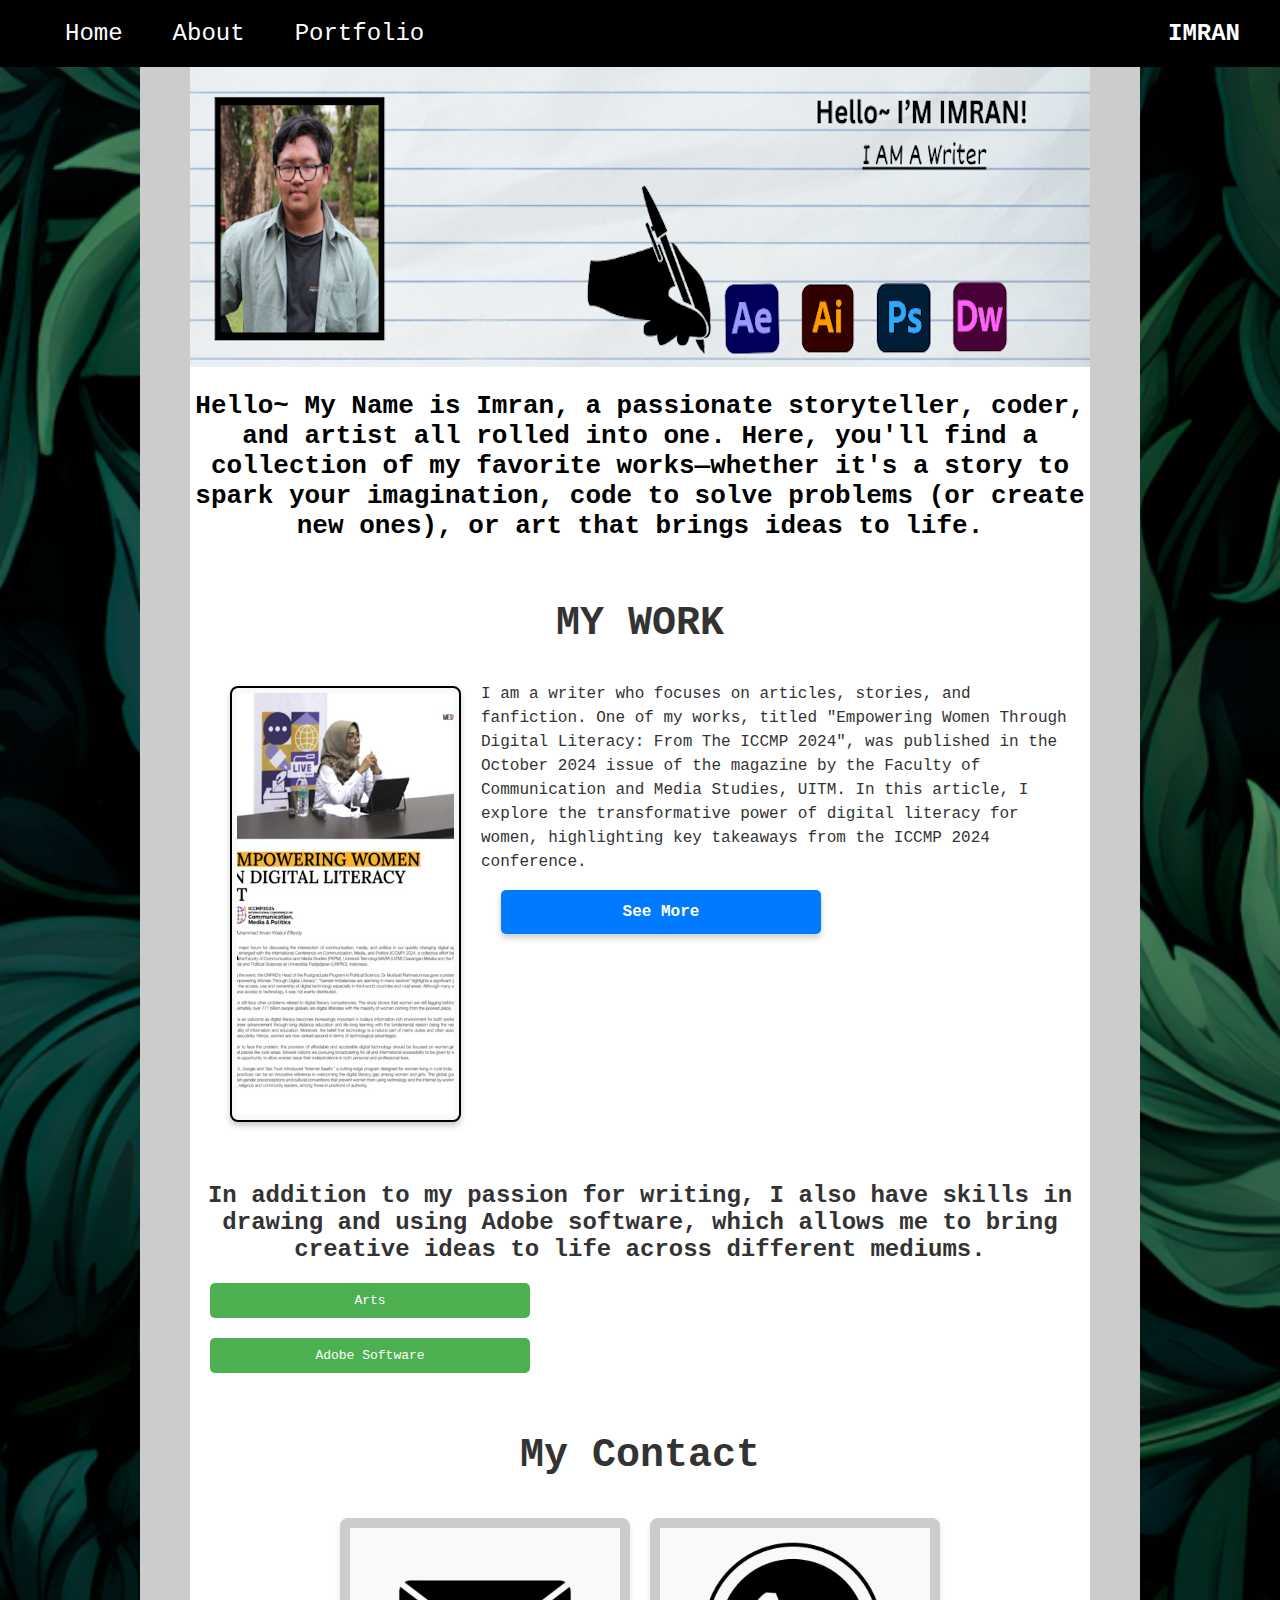
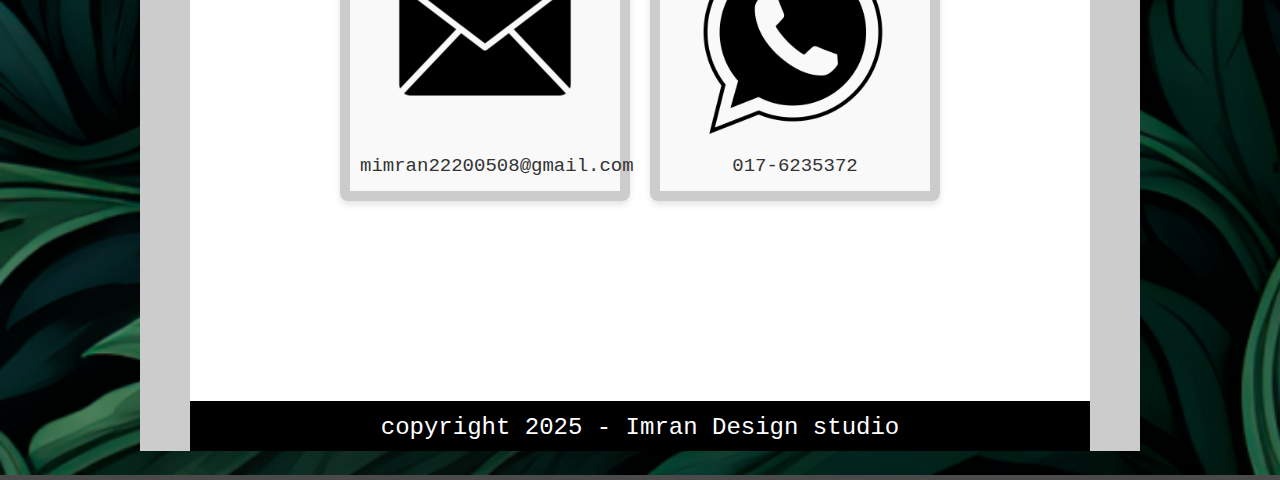
<file: index.html>
<!doctype html>
<html>
<head>
	
	<link href="portfolio.css"
		  rel="stylesheet">
	
	<script type="text/javascript" src="jquery.js"></script>
	<script type="text/javascript" src="porfolio.java"></script>
	
	
<meta charset="utf-8">
<title>Untitled Document</title>
</head>

<body>
	
	<nav class="navbar">
    <ul class="nav-list">
      <li><a href="index.html" class="nav-item">Home</a></li>
      <li><a href="portfolio about.html" class="nav-item">About</a></li>
      <li><a href="portfolio port.html" class="nav-item">Portfolio</a></li>
    </ul>
		<div class="nav-right">
      IMRAN
    </div>
  </nav>
	
	<div id="boarder">
	<div id="boarder2">
	
    <div id="banner">
	     <img src="Hello~ I’m (2).png">
		</div>
	
	
	<div id="Greeting">
	    <h1> Hello~ My Name is Imran, a passionate storyteller, coder, and artist all rolled into one. Here, you'll find a collection of my favorite works—whether it's a story to spark your imagination, code to solve problems (or create new ones), or art that brings ideas to life. </h1>
	</div>
	
	
	<div id="BodyText">
	        <h1> MY WORK </h1>
	        
		</div>
	
	<div class="imagebox-container">
  <div class="imagebox">
    <img src="true.jpg" alt="Example Image" class="imagebox-image" />
  </div>
  <div class="imagebox-description">
    <p>
      I am a writer who focuses on articles, stories, and fanfiction. One of my works, titled "Empowering Women Through Digital Literacy: From The ICCMP 2024", was published in the October 2024 issue of the magazine by the Faculty of Communication and Media Studies, UITM. In this article, I explore the transformative power of digital literacy for women, highlighting key takeaways from the ICCMP 2024 conference.
    </p>
    <div class="see-more-bar">
      <a href="portfolio port.html" class="see-more-link">See More</a>
    </div>
  </div>
</div>

	
		
			<div id="skill">
	    <h1> In addition to my passion for writing, I also have skills in drawing and using Adobe software, which allows me to bring creative ideas to life across different mediums. </h1>
	</div>
		
		 
		
<div class="arts-bar" onclick="toggleArtsImage()"> 
  <span>Arts</span>
</div>
<div class="image-container">
  <img src="art viole.jpg" alt="Art Image" id="artImage">
  <p class="image-description" id="artDescription">
    This is a drawing I drawn using Ibis Paint X.
  </p>
  <div class="see-more-bar">
      <a href="portfolio port.html" class="see-more-link">See More</a>
    </div>
</div>

<!-- Adobe Software Bar -->
<div class="adobe-bar" onclick="toggleImage('adobeImage')">
  <span>Adobe Software</span>
</div>
<div class="image-container" id="adobeImage">
  <img src="Muhammad Imran Bin Khairul Effendy_2024933861_MC1121A (TRUE).png" alt="Adobe Software Image">
  <p class="image-description" id="adobeDescription">
    This is a project which I used Adobe Photoshop.
  </p>
  <div class="see-more-bar">
      <a href="portfolio port.html" class="see-more-link">See More</a>
    </div>
</div>


		
		
		
		<div id="cta">
	        <h1>My Contact </h1>
		
		
		
		
<div class="box-container">
  <div class="box">
    <div class="box-image">
      <img src="black-mail-icon-png.webp" alt="Example Image 1">
    </div>
    <div class="box-description">
      <p>mimran22200508@gmail.com</p>
    </div>
  </div>
  <div class="box">
    <div class="box-image">
      <img src="whatsapp-black-logo-icon--24.png" alt="Example Image 2">
    </div>
    <div class="box-description">
      <p>017-6235372</p>
    </div>
  </div>
</div>
		
		
		
		
		
		
		
		<div id="Fooster">
	  <p>copyright 2025 - Imran Design studio</p>
	</div>
		
		
		
		
		
		
		
		
	
	
	</div>
	</div>
</body>
</html>
</file>
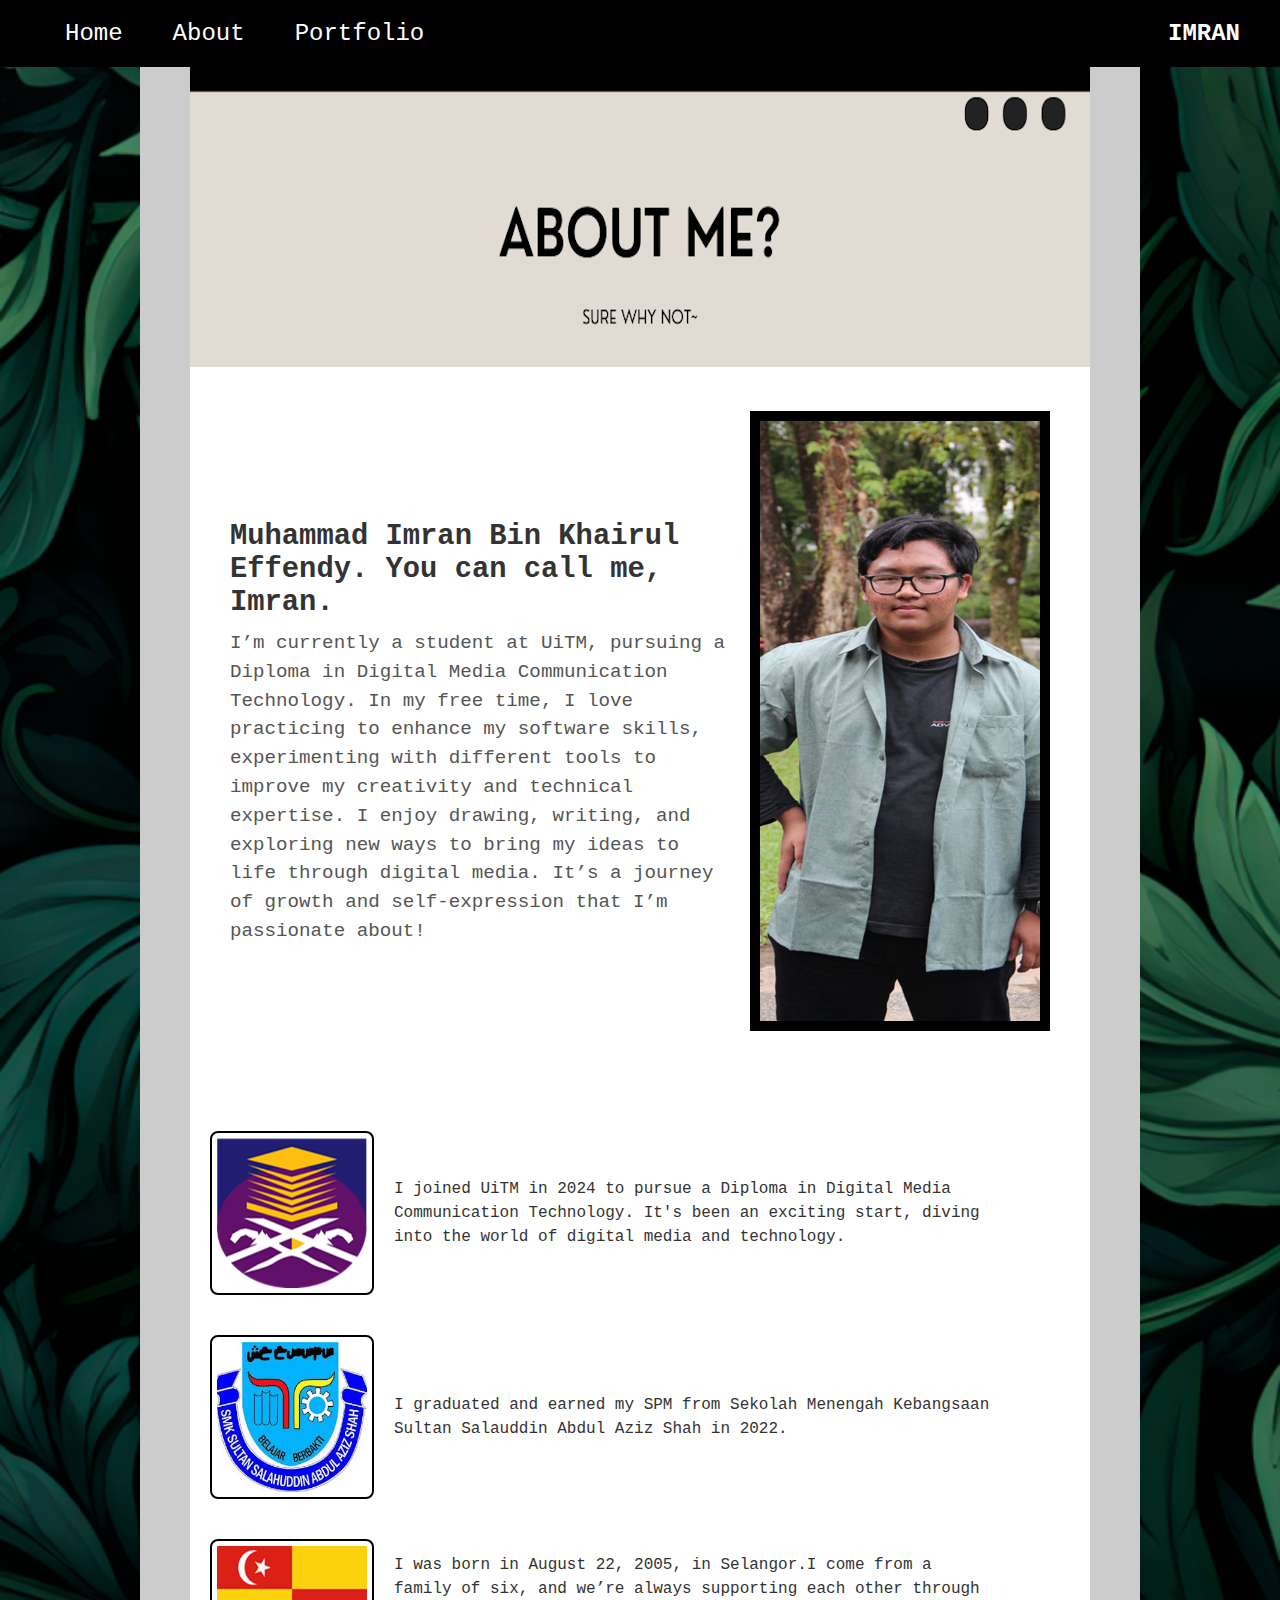
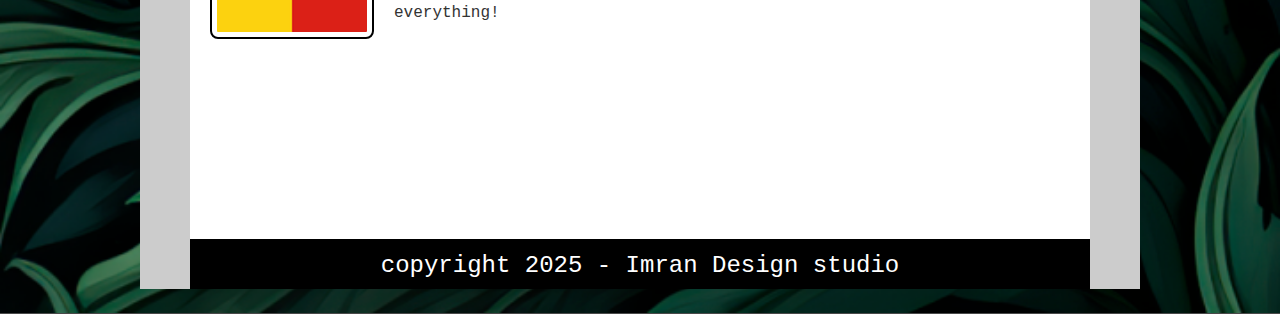
<file: portfolio about.html>
<!doctype html>
<html>
<head>
	
	<link href="pAbout.css"
		  rel="stylesheet">
	
	<script type="text/javascript" src="jquery.js"></script>
	<script type="text/javascript" src="jabout.java"></script>
	
	
<meta charset="utf-8">
<title>Untitled Document</title>
</head>

<body>
	
	
	
	
		<nav class="navbar">
    <ul class="nav-list">
      <li><a href="index.html" class="nav-item">Home</a></li>
      <li><a href="portfolio about.html" class="nav-item">About</a></li>
      <li><a href="portfolio port.html" class="nav-item">Portfolio</a></li>
    </ul>
		<div class="nav-right">
      IMRAN
    </div>
  </nav>
	
	<div id="boarder">
	<div id="boarder2">
		
		
	<div id="banner">
	     <img src="Beige Professional Online Course Module Section Header Banner (2).png">
	</div>
	
	
	
	<div class="imagebox-container">
  <div class="imagebox-description">
    <h2>Muhammad Imran Bin Khairul Effendy. You can call me, Imran.</h2>
    <p>
      I’m currently a student at UiTM, pursuing a Diploma in Digital Media Communication Technology. In my free time, I love practicing to enhance my software skills, experimenting with different tools to improve my creativity and technical expertise. I enjoy drawing, writing, and exploring new ways to bring my ideas to life through digital media. It’s a journey of growth and self-expression that I’m passionate about!
    </p>
  </div>
  <div class="imagebox">
    <img src="photo1715953599.png" alt="Example Image" class="imagebox-image" />
  </div>
</div>
	
	
	
	<!-- New Container for Vertical Images -->
<div class="vertical-images">
  <div class="image-item">
    <img src="uitm.png" alt="Image 1" class="vertical-image">
    <div class="image-description">I joined UiTM in 2024 to pursue a Diploma in Digital Media Communication Technology. It's been an exciting start, diving into the world of digital media and technology.</div>
  </div>
  
  <div class="image-item">
    <img src="images (3).jfif" alt="Image 2" class="vertical-image">
    <div class="image-description">I graduated and earned my SPM from Sekolah Menengah Kebangsaan Sultan Salauddin Abdul Aziz Shah in 2022.</div>
  </div>
  
  <div class="image-item">
    <img src="Flag_of_Selangor.svg.png" alt="Image 3" class="vertical-image">
    <div class="image-description">I was born in August 22, 2005, in Selangor.I come from a family of six, and we’re always supporting each other through everything!</div>
  </div>
</div>

	
	
	
	
	
	
	

  

	
	
	
	
	<div id="Fooster">
	  <p>copyright 2025 - Imran Design studio</p>
	</div>
	
	
	</div>
	</div>
	
	
</body>
</html>
</file>
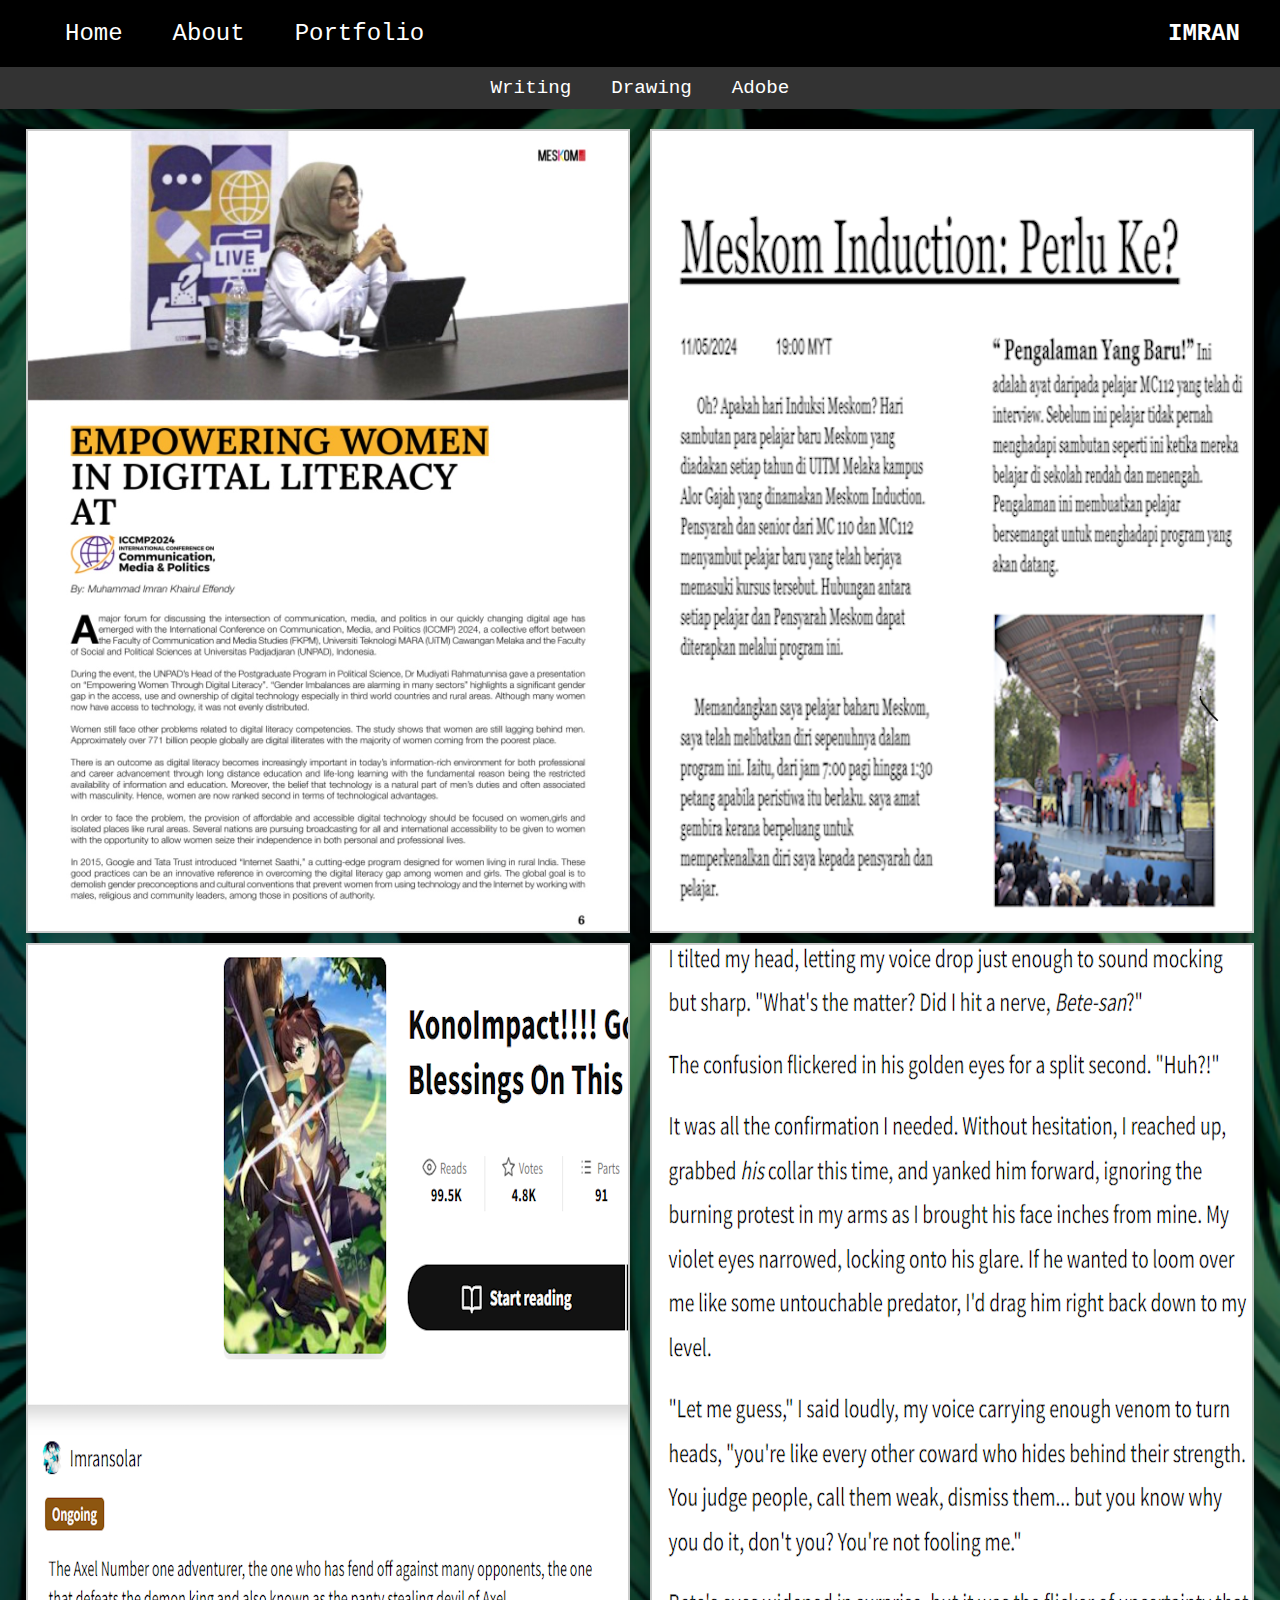
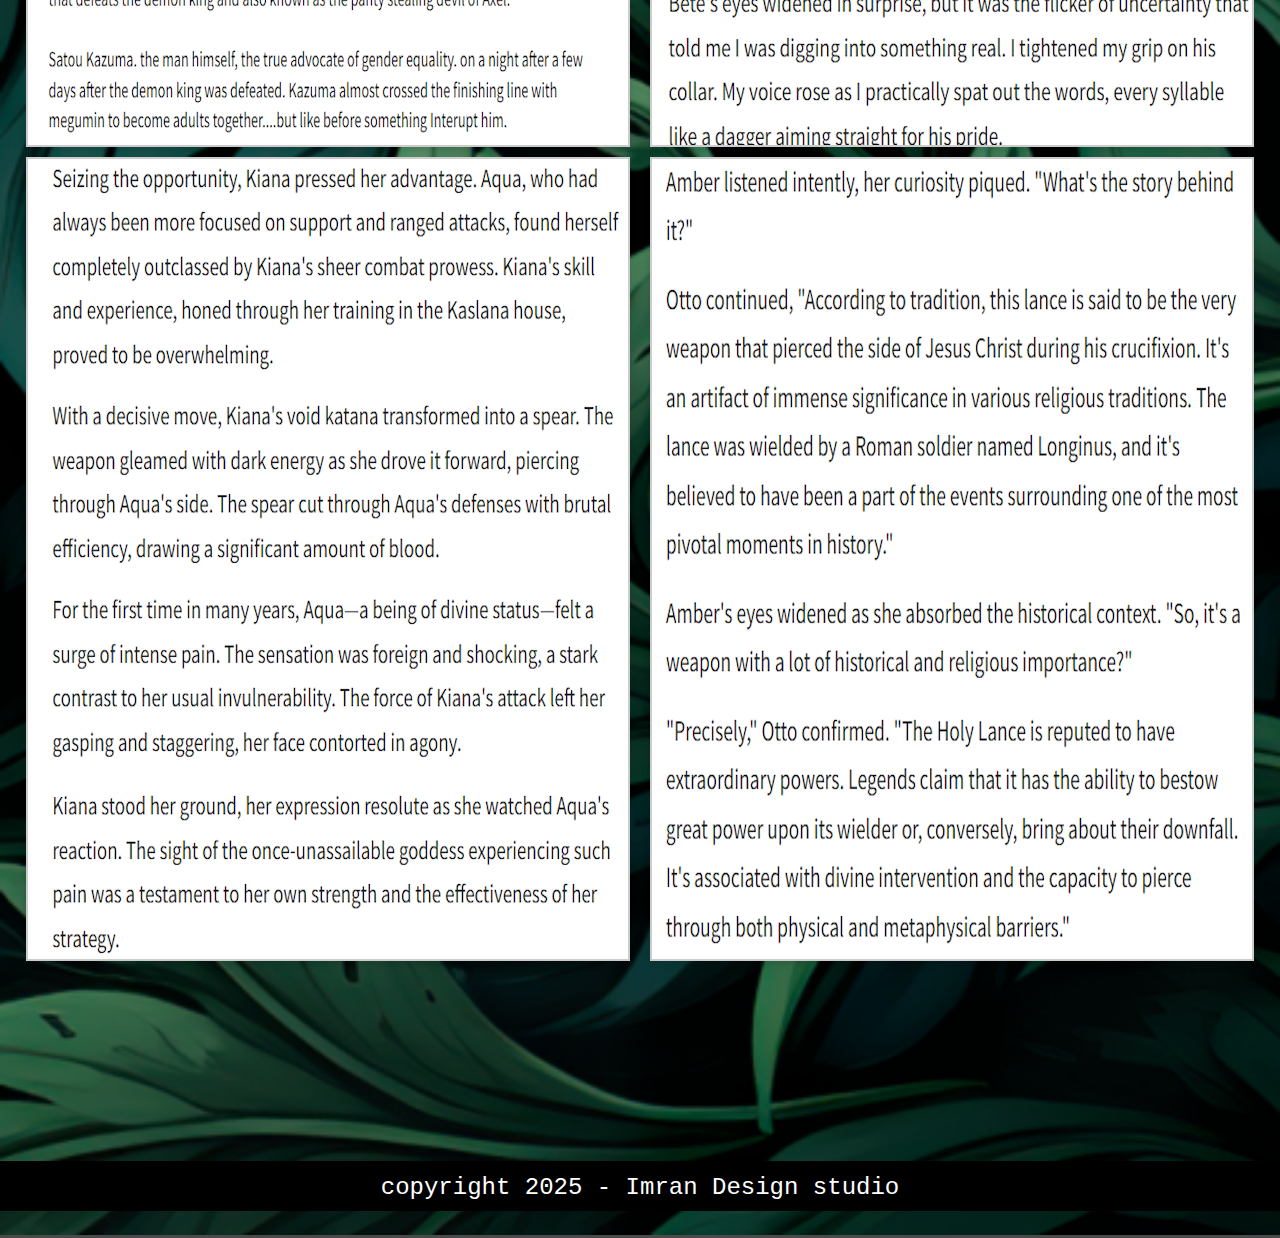
<file: portfolio port.html>
<!doctype html>
<html>
<head>
	
	<link href="port.css"
		  rel="stylesheet">
	
	<script type="text/javascript" src="jquery.js"></script>
	<script type="text/javascript" src="port.java"></script>
	
<meta charset="utf-8">
<title>Untitled Document</title>
</head>

<body>
	
		<nav class="navbar">
    <ul class="nav-list">
      <li><a href="index.html" class="nav-item">Home</a></li>
      <li><a href="portfolio about.html" class="nav-item">About</a></li>
      <li><a href="portfolio port.html" class="nav-item">Portfolio</a></li>
    </ul>
		<div class="nav-right">
      IMRAN
    </div>
  </nav>
	
	
  <!-- Sub-navbar with Writing, Drawing, and Adobe -->
  <nav class="sub-navbar">
    <ul class="sub-nav-list">
      <li><a href="#" class="sub-nav-item" onclick="showWritingImages()">Writing</a></li>
      <li><a href="#" class="sub-nav-item" onclick="showDrawingImages()">Drawing</a></li>
      <li><a href="#" class="sub-nav-item" onclick="showAdobeImages()">Adobe</a></li>
    </ul>
  </nav>

<!-- Image box section for Writing -->
<div id="writing-images" class="image-gallery" style="display: block;"> <!-- Default display set to block -->
  <div class="image-row">
    <img src="empowerment.jpeg" alt="Writing 1" class="image-box">
    <img src="5.png" alt="Writing 2" class="image-box">
  </div>
  <div class="image-row">
    <img src="wattpad.png" alt="Writing 3" class="image-box">
    <img src="viriel.png" class="image-box">
  </div>
  <div class="image-row">
    <img src="screen shot Kiana.png" alt="Writing 5" class="image-box">
    <img src="spear of longinus.png" alt="Writing 6" class="image-box">
  </div>
</div>


  <!-- Image box section for Drawing -->
  <div id="drawing-images" class="image-gallery" style="display: none;">
    <div class="image-row">
      <img src="darkness.jpg" alt="Drawing 1" class="image-box">
      <img src="art viole.jpg" alt="Drawing 2" class="image-box">
    </div>
    <div class="image-row">
      <img src="armcut.jpg" alt="Drawing 3" class="image-box">
      <img src="cup.jpg" alt="Drawing 4" class="image-box">
    </div>
  
  </div>

  <!-- Image box section for Adobe -->
  <div id="adobe-images" class="image-gallery" style="display: none;">
    <div class="image-row">
      <img src="Muhammad Imran Bin Khairul Effendy_2024933861_MC1121A (TRUE).png" alt="Adobe 1" class="image-box">
      <img src="Peel Fresh Power Juice Poster.png" alt="Adobe 2" class="image-box">
    </div>
    <div class="image-row">
      <img src="isomtric.png" alt="Adobe 3" class="image-box">
      <img src="adobedesign.png" alt="Adobe 4" class="image-box">
    </div>
    <div class="image-row">
      <img src="adobecoding1.png" alt="Adobe 5" class="image-box">
      <img src="adobecode2.png" alt="Adobe 6" class="image-box">
    </div>
  </div>
	
	
	
	
	
	<div id="Fooster">
	  <p>copyright 2025 - Imran Design studio</p>
	</div>
	
	
	
	
</body>
</html>
</file>
<file: portfolio.css>
/* General Reset */
/* General Reset */
body {
      margin: 0;
      font-family: monospace;
      background-image: url("thumb-1920-1323881.png"); /* Replace with your image path */
      background-size: cover; /* Ensures the image covers the whole screen */
      background-position: center; /* Centers the image */
      background-repeat: no-repeat; /* Prevents repetition of the image */
      background-color: #4A4A4A; /* Fallback color if the image doesn't load */
    }


.navbar {
  background-color: black;
  padding: 20px 40px; /* Increased padding for a larger navbar */
  display: flex;
  justify-content: space-between; /* Aligns items to the left and right */
  align-items: center; /* Vertically centers items */
}

.nav-list {
  list-style: none;
  display: flex;
  margin: 0;
  padding: 0;
}

.nav-item {
  text-decoration: none;
  color: white;
  margin: 0 25px; /* Increased spacing between items */
  padding: 10px 0; /* Increased padding for better clickability */
  position: relative;
  font-size: 1.5rem; /* Increased font size */
}

.nav-item:hover::after {
  content: '';
  position: absolute;
  left: 0;
  bottom: 0;
  height: 3px; /* Increased thickness of the underline */
  width: 100%;
  background-color: yellow;
}

.nav-right {
  color: white;
  font-size: 1.5rem; /* Matches the font size of the navigation items */
  font-weight: bold; /* Makes the text stand out */
  text-decoration: none;
}




#Greeting  {
  text-align: center; /* Centers the text horizontally */
  margin-top: 20px; /* Adds space between the banner and the BodyText */
}

#Greeting h1 {
  text-align: center; /* Centers the text horizontally */
  margin-top: 20px; /* Adds space between the banner and the BodyText */
}


/* BodyText Styling */
#BodyText {
  text-align: center; /* Centers the text horizontally */
  margin-top: 60px; /* Adds space between the banner and the BodyText */
}

#BodyText h1 {
  font-size: 2.5rem; /* Adjusts the font size of the header */
  color: #333; /* Darker color for the header */
  margin: 0; /* Removes default margin */
}

#skill   {text-align: center; /* Centers the text horizontally */
  margin-top: 60px; /* Adds space between the banner and the BodyText */
}

#skill h1 {
  font-size: 1.5rem; /* Adjusts the font size of the header */
  color: #333; /* Darker color for the header */
  margin: 0; /* Removes default margin */
}


#cta  {
  text-align: center; /* Centers the text horizontally */
  margin-top: 60px; /* Adds space between the banner and the BodyText */
}

#cta h1 {
  font-size: 2.5rem; /* Adjusts the font size of the header */
  color: #333; /* Darker color for the header */
  margin: 0; /* Removes default margin */
}



.imagebox-container {
  display: flex; /* Align image and description side by side */
  align-items: flex-start; /* Align items to the top */
  gap: 20px; /* Add space between the image and description */
  margin-top: 20px; /* Spacing above the container */
  margin-left: 40px; /* Move the entire container to the right */
}


.imagebox {
  width: 217px; /* Set the container width to match the image */
  height: 422px; /* Set the container height to match the image */
  border: 2px solid black; /* Add a black border around the box */
  padding: 5px; /* Add some space between the border and image */
  display: inline-block; /* Ensures the box wraps tightly around the image */
  background-color: #f9f9f9; /* Optional: background color */
  border-radius: 8px; /* Optional: rounded corners */
  box-shadow: 0 4px 6px rgba(0, 0, 0, 0.2); /* Optional: subtle shadow */
  margin-top: 20px;	
}

.imagebox img {
  width: 100%; /* Ensure the image fits perfectly within the container */
  height: 100%; /* Maintain the size of the image as specified */
  border-radius: 4px; /* Optional: rounded image corners */
  object-fit: cover; /* Ensures the image is cropped appropriately, if needed */
}

.imagebox-description {
  font-family: monospace; /* Monospace font for the description */
  font-size: 16px; /* Set font size */
  color: #333; /* Darker text color */
  max-width: 600px; /* Limit the width of the description */
  line-height: 1.5; /* Improve readability */
  margin: 20; /* Remove any unintended margins */
  padding: 0; /* Remove any unintended padding */
}







.see-more-bar {
  margin-top: 20px; /* Add space above the bar */
  text-align: center; /* Center the bar */
  background-color: #4CAF50; /* Green background */
  padding: 10px; /* Padding for better clickability */
  border-radius: 5px; /* Rounded corners */
  box-shadow: 0 4px 6px rgba(0, 0, 0, 0.2); /* Subtle shadow */
  width: 150px; /* Set the width of the bar */
  margin-left: auto;
  margin-right: auto; /* Center the bar horizontally */
  cursor: pointer; /* Change cursor to pointer on hover */
  transition: background-color 0.3s ease; /* Smooth hover effect */
}

.see-more-link {
  text-decoration: none; /* Remove underline */
  color: white; /* White text */
  font-size: 16px; /* Font size */
  font-weight: bold; /* Bold text */
  display: inline-block; /* Ensures padding works correctly */
}

.see-more-bar:hover {
  background-color: #45a049; /* Darker green on hover */
}








.arts-bar, .adobe-bar {
  width: 300px; /* Initial width of the bar */
  background-color: #4CAF50;
  color: white;
  text-align: center;
  padding: 10px;
  cursor: pointer;
  transition: width 0.3s ease;
  border-radius: 5px;
  margin: 20px 0; /* Add vertical spacing and remove centering */
  display: block; /* Ensure the element behaves like a block */
  position: relative;
  left: 20px; /* Align to the left with a small offset */
}

.image-container {
  display: none; /* Hide the image initially */
  margin: 30px 0; /* Add vertical spacing and remove centering */
  text-align: left; /* Align the content to the left */
  position: relative; /* Allow positioning adjustments */
  left: 20px; /* Align the container to the left with the same offset as the bars */
}

.image-container img {
  width: 422px; /* Fixed width */
  height: 422px; /* Fixed height */
  border-radius: 8px;
  object-fit: cover; /* Ensure the image fills the specified dimensions */
}

.image-description {
  margin-top: 10px; /* Add some space between the image and the description */
  font-size: 1rem; /* Set the font size */
  color: #555; /* Subtle text color */
  text-align: left; /* Align text to the left */
  font-family: Arial, sans-serif; /* Optional: Change the font */
}

.see-more-bar {
  width: 300px; /* Same width as the toggle bars */
  background-color: #007BFF; /* Blue background */
  color: white;
  text-align: center;
  padding: 10px;
  margin: 10px 0; /* Add vertical spacing and remove centering */
  border-radius: 5px; /* Rounded corners */
  cursor: pointer;
  transition: background-color 0.3s ease, transform 0.2s ease;
  position: relative; /* Allow positioning adjustments */
  left: 20px; /* Align the button to the left with the same offset as the bars and images */
}

.see-more-bar:hover {
  background-color: #0056b3; /* Darker blue on hover */
  transform: scale(1.05); /* Slightly enlarge on hover */
}








/* Container for the two boxes */
.box-container {
  display: flex; /* Align boxes side by side */
  justify-content: center; /* Center the boxes within the container */
  gap: 20px; /* Space between the boxes */
  margin-top: 40px; /* Add space above the container */
}

/* Individual box styling */
.box {
  width: 250px; /* Box width */
  border: 10px solid #ccc; /* Light gray border */
  border-radius: 8px; /* Rounded corners */
  padding: 10px; /* Padding inside the box */
  text-align: center; /* Center-align content inside the box */
  box-shadow: 0 4px 6px rgba(0, 0, 0, 0.1); /* Subtle shadow */
  background-color: #f9f9f9; /* Light background color */
}

/* Image styling */
.box-image img {
  width: 200px; /* Image width */
  height: 200px; /* Image height */
  object-fit: cover; /* Maintain aspect ratio and crop if necessary */
  border-radius: 4px; /* Optional: rounded corners for the image */
  margin-bottom: 10px; /* Space between image and description */
}

/* Description styling */
.box-description p {
  font-family: monospace; /* Monospace font for description */
  font-size: 19px; /* Font size */
  color: #333; /* Text color */
  line-height: 1.5; /* Improve readability */
  margin: 0; /* Remove default margins */
}













#Fooster p  {
    border-top: solid black;
    text-align: center;
    clear: both;
    margin-top: 200px;
    font-size: 1.5rem;
    background-color: black;  /* Black background */
    color: white;  /* White text color */
    font-family: monospace;  /* Monospace font */
    padding: 10px;  /* Optional padding for better spacing */
}




#boarder  {background-color: #cccccc; width: 1000px; margin:0px auto;}

#boarder2  {background-color: white; width: 900px; margin:0px auto;}
</file>
<file: pAbout.css>
/* General Reset */
/* General Reset */
body {
      margin: 0;
      font-family: monospace;
      background-image: url("thumb-1920-1323881.png"); /* Replace with your image path */
      background-size: cover; /* Ensures the image covers the whole screen */
      background-position: center; /* Centers the image */
      background-repeat: no-repeat; /* Prevents repetition of the image */
      background-color: #4A4A4A; /* Fallback color if the image doesn't load */
    }

.navbar {
  background-color: black;
  padding: 20px 40px; /* Increased padding for a larger navbar */
  display: flex;
  justify-content: space-between; /* Aligns items to the left and right */
  align-items: center; /* Vertically centers items */
}

.nav-list {
  list-style: none;
  display: flex;
  margin: 0;
  padding: 0;
}

.nav-item {
  text-decoration: none;
  color: white;
  margin: 0 25px; /* Increased spacing between items */
  padding: 10px 0; /* Increased padding for better clickability */
  position: relative;
  font-size: 1.5rem; /* Increased font size */
}

.nav-item:hover::after {
  content: '';
  position: absolute;
  left: 0;
  bottom: 0;
  height: 3px; /* Increased thickness of the underline */
  width: 100%;
  background-color: yellow;
}

.nav-right {
  color: white;
  font-size: 1.5rem; /* Matches the font size of the navigation items */
  font-weight: bold; /* Makes the text stand out */
  text-decoration: none;
}








/* Image Box Container */
.imagebox-container {
  display: flex;
  justify-content: flex-end; /* Aligns the image box to the right */
  align-items: center; /* Vertically aligns content */
  gap: 20px; /* Space between the description and the image */
  margin: 40px; /* Adds space around the container */
}

/* Description Styling */
.imagebox-description {
  max-width: 500px; /* Controls the width of the description */
  font-family: monospace; /* Matches your general style */
  text-align: left; /* Aligns the text to the left */
}

.imagebox-description h2 {
  font-size: 1.8rem;
  margin-bottom: 10px;
  color: #333;
}

.imagebox-description p {
  font-size: 1.2rem;
  line-height: 1.5;
  color: #555;
  margin: 0;
}

/* Image Box Styling */
.imagebox {
  width: 500px; /* Matches the required size */
  height: 600px; /* Matches the required size */
  border: 10px solid black; /* Adds a border around the image box */
  background-color: #f4f4f4; /* Fallback background color */
  display: flex;
  justify-content: center;
  align-items: center;
  overflow: hidden; /* Ensures the image does not overflow */
}

.imagebox-image {
  width: 100%;
  height: 100%;
  object-fit: cover; /* Ensures the image fills the box while maintaining aspect ratio */
}




/* New Container for Vertical Images */
.vertical-images {
  display: flex;
  flex-direction: column; /* Align images vertically */
  gap: 40px; /* Space between each image and description block */
  margin-top: 100px; /* Adds space from the content above */
  padding-left: 20px; /* Adds space from the left side */
}

/* Styling for each image and its description */
.image-item {
  display: flex; /* Align image and description horizontally */
  align-items: center; /* Vertically center-align the items */
  gap: 20px; /* Space between the image and the description */
}

/* Image Styling */
.vertical-image {
  width: 150px; /* Adjust the width of the image */
  height: auto; /* Maintain aspect ratio */
  border-radius: 8px; /* Optional: rounded corners */
  border: 2px solid black; /* Adds a border around each image */
  padding: 5px; /* Adds space between the border and the image */
}

/* Description Styling */
.image-description {
  font-size: 1rem; /* Adjust font size */
  color: #333; /* Dark color for readability */
  max-width: 600px; /* Limits the description width */
  line-height: 1.5; /* Adds space between lines of text */
}











#Fooster p  {
    border-top: solid black;
    text-align: center;
    clear: both;
    margin-top: 200px;
    font-size: 1.5rem;
    background-color: black;  /* Black background */
    color: white;  /* White text color */
    font-family: monospace;  /* Monospace font */
    padding: 10px;  /* Optional padding for better spacing */
}




#boarder  {background-color: #cccccc; width: 1000px; margin:0px auto;}

#boarder2  {background-color: white; width: 900px; margin:0px auto;}
</file>
<file: port.css>
@charset "utf-8";
/* CSS Document */


/* General Reset */
body {
      margin: 0;
      font-family: monospace;
      background-image: url("thumb-1920-1323881.png"); /* Replace with your image path */
      background-size: cover; /* Ensures the image covers the whole screen */
      background-position: center; /* Centers the image */
      background-repeat: no-repeat; /* Prevents repetition of the image */
      background-color: #4A4A4A; /* Fallback color if the image doesn't load */
    }

.navbar {
  background-color: black;
  padding: 20px 40px; /* Increased padding for a larger navbar */
  display: flex;
  justify-content: space-between; /* Aligns items to the left and right */
  align-items: center; /* Vertically centers items */
}

.nav-list {
  list-style: none;
  display: flex;
  margin: 0;
  padding: 0;
}

.nav-item {
  text-decoration: none;
  color: white;
  margin: 0 25px; /* Increased spacing between items */
  padding: 10px 0; /* Increased padding for better clickability */
  position: relative;
  font-size: 1.5rem; /* Increased font size */
}

.nav-item:hover::after {
  content: '';
  position: absolute;
  left: 0;
  bottom: 0;
  height: 3px; /* Increased thickness of the underline */
  width: 100%;
  background-color: yellow;
}

.nav-right {
  color: white;
  font-size: 1.5rem; /* Matches the font size of the navigation items */
  font-weight: bold; /* Makes the text stand out */
  text-decoration: none;
}





/* Sub-navbar styling for new navigation */
.sub-navbar {
  background-color: #333; /* Dark background */
  padding: 10px 40px; /* Padding */
}

.sub-nav-list {
  list-style: none;
  display: flex;
  justify-content: center; /* Center the new navigation items */
  padding: 0;
  margin: 0;
}

.sub-nav-item {
  text-decoration: none;
  color: white;
  margin: 0 20px; /* Adjust spacing */
  padding: 8px 0;
  font-size: 1.2rem; /* Slightly smaller font size */
}

.sub-nav-item:hover {
  color: yellow; /* Change text color on hover */
}





/* Styling for Writing section */
#writing-images {
  display: none;
  margin-top: 20px;
}

#writing-images .image-row {
  display: flex;
  justify-content: center;
  margin: 10px 0;
}

#writing-images .image-box {
  width: 600px;
  height: 800px;
  margin: 0 10px;
  object-fit: cover;
  border: 2px solid #ccc;
  box-shadow: 0 4px 6px rgba(0, 0, 0, 0.1);
  transition: transform 0.3s ease;
}

#writing-images .image-box:hover {
  transform: scale(1.05);
}


/* Styling for Drawing section */
#drawing-images {
  display: none;
  margin-top: 20px;
}

#drawing-images .image-row {
  display: flex;
  justify-content: center;
  margin: 10px 0;
}

#drawing-images .image-box {
  width: 400px;
  height: 600px;
  margin: 0 10px;
  object-fit: cover;
  border: 2px solid #ccc;
  box-shadow: 0 4px 6px rgba(0, 0, 0, 0.1);
  transition: transform 0.3s ease;
}

#drawing-images .image-box:hover {
  transform: scale(1.05);
}



/* Styling for Adobe section */
#adobe-images {
  display: none;
  margin-top: 20px;
}

#adobe-images .image-row {
  display: flex;
  justify-content: center;
  margin: 10px 0;
}

#adobe-images .image-box {
  width: 600px;
  height: 600px;
  margin: 0 10px;
  object-fit: cover;
  border: 2px solid #ccc;
  box-shadow: 0 4px 6px rgba(0, 0, 0, 0.1);
  transition: transform 0.3s ease;
}

#adobe-images .image-box:hover {
  transform: scale(1.05);
}



#Fooster p  {
    border-top: solid black;
    text-align: center;
    clear: both;
    margin-top: 200px;
    font-size: 1.5rem;
    background-color: black;  /* Black background */
    color: white;  /* White text color */
    font-family: monospace;  /* Monospace font */
    padding: 10px;  /* Optional padding for better spacing */
}
</file>
